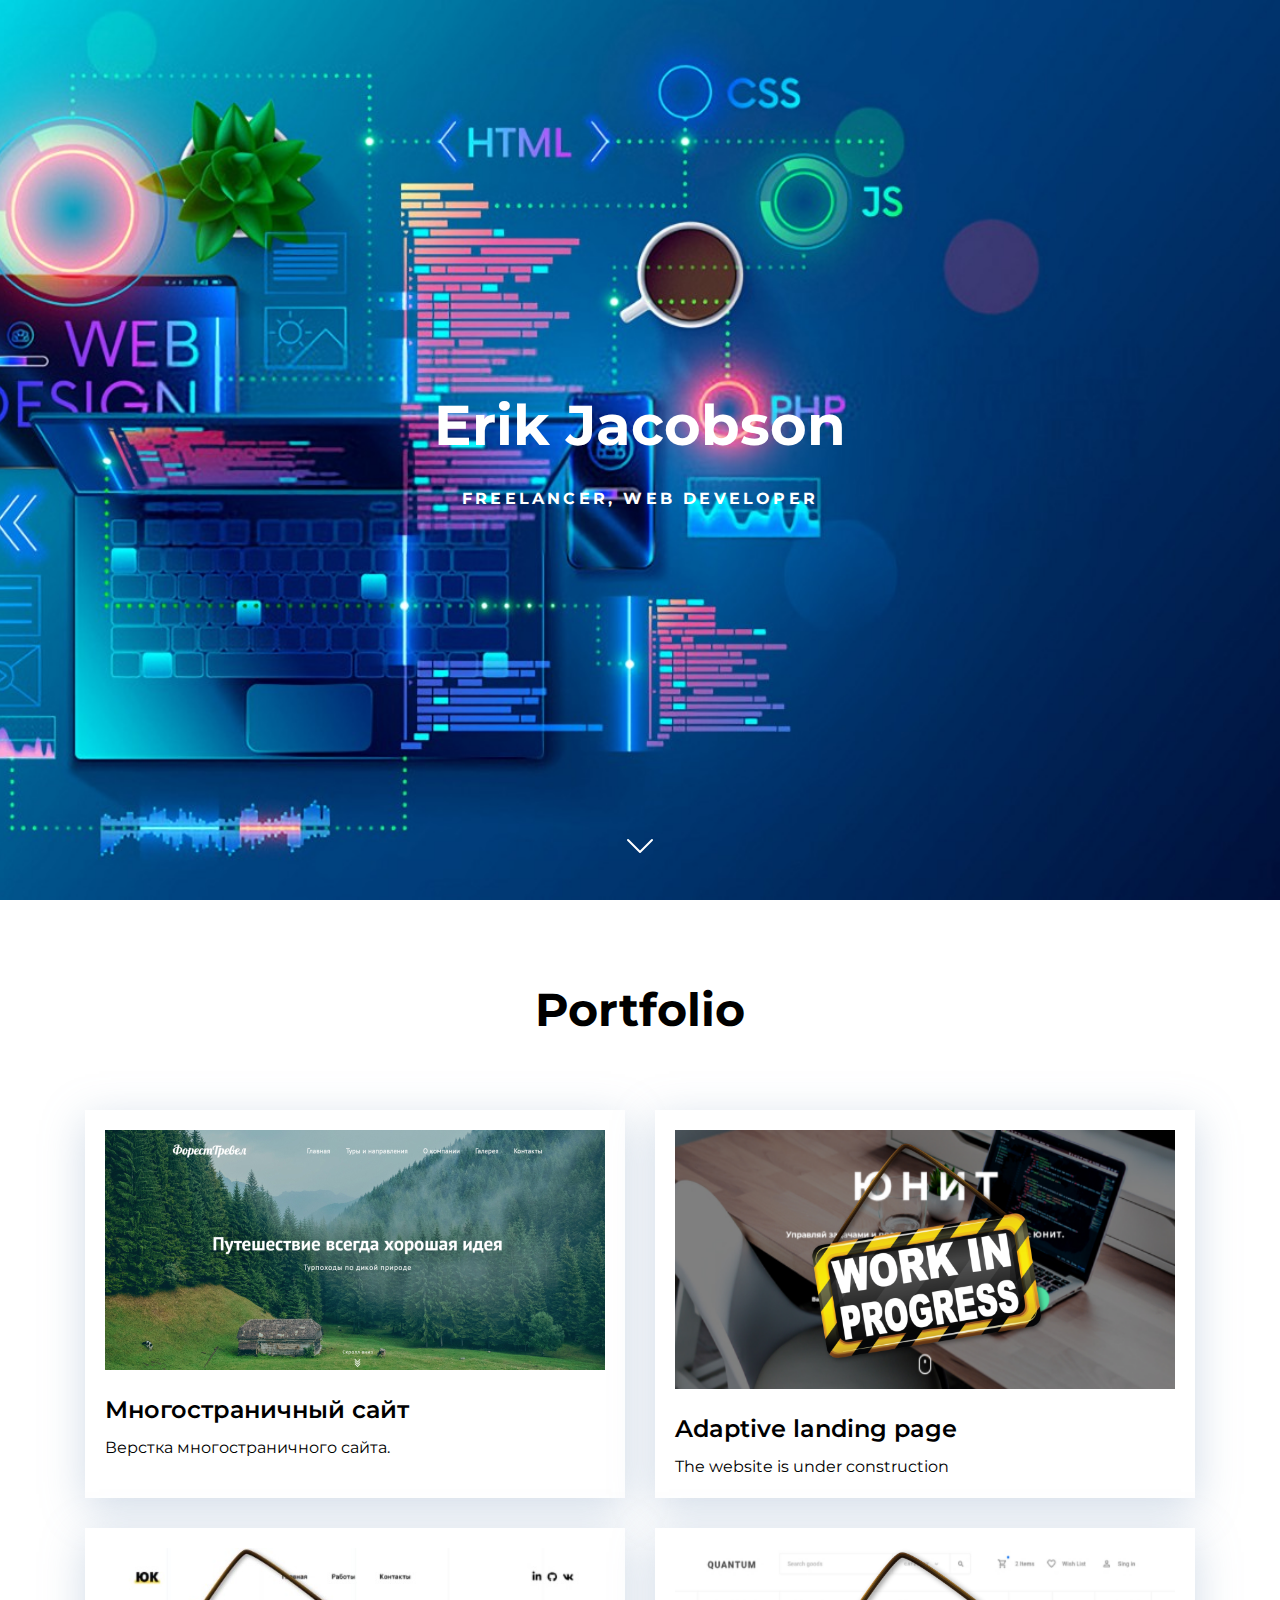
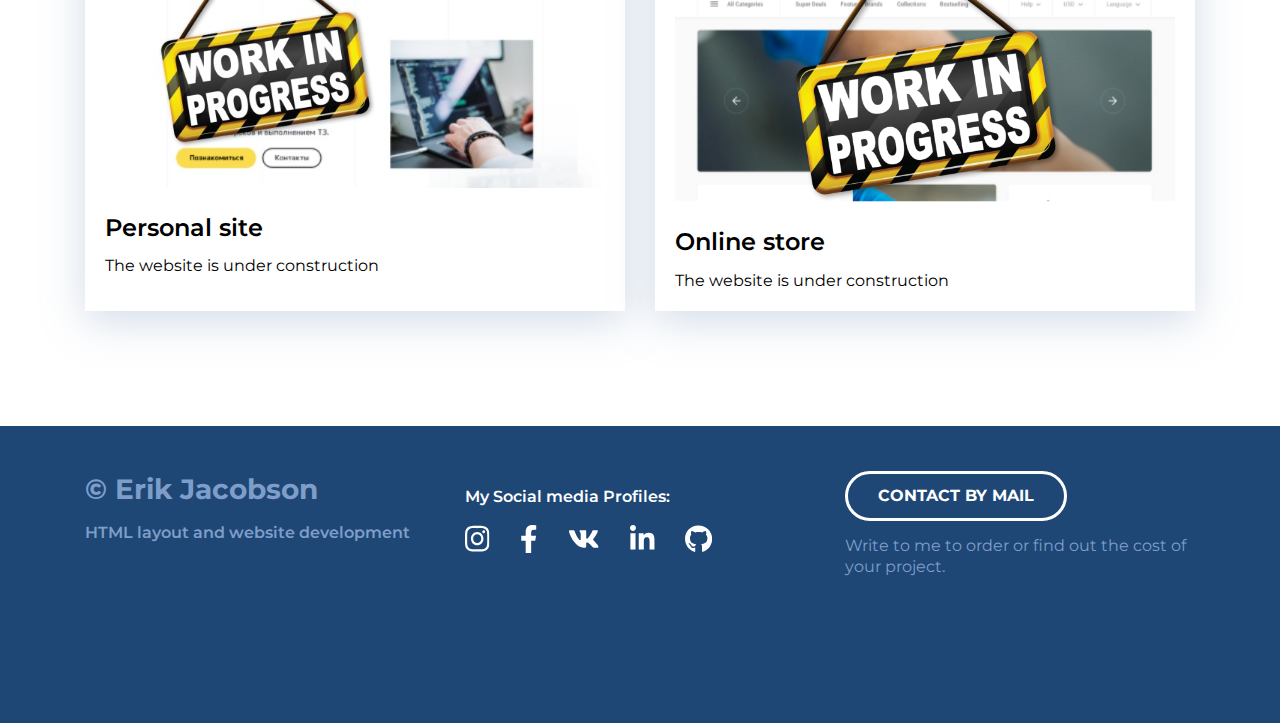
<file: index.html>
<!DOCTYPE html>
<html lang="ru">
<head>
    <meta charset="UTF-8">
    <meta name="viewport" content="width=device-width, initial-scale=1.0">
    <title>portfolio website</title>
    <link rel="stylesheet" href="./css/main.css">
    <link rel="stylesheet" href="./css/media.css">
    <link href="https://fonts.googleapis.com/css2?family=Montserrat:wght@400;600;700&display=swap" rel="stylesheet">
</head>
<body>

    <header class="header" id="header">
        <h1 class="header-title">Erik Jacobson</h1>
        <p class="header-subtitle">freelancer, web developer</p>
        <div class="header-arrow">
            <img src="./img/header/chevron-down.svg" alt="Arrow">
        </div>
    </header>

    <main>
        <section class="portfolio">
            <div class="container">
                <h2 class="portfolio-header">Portfolio</h2>

                <!-- portfolio-cards-wrapper -->
                <div class="portfolio-cards-wrapper">

                    <!-- Card -->
                    <div class="card">
                        <a href="forest-travel.html" class="card-link">
                            <img class="card-img" src="./img/portfolio/forest.jpg" alt="Многостраничный сайт">
                            <h3 class="card-title">Многостраничный сайт</h3>
                            <p>Верстка многостраничного сайта.</p>
                        </a>
                    </div>
                    <!-- // Card -->

                    <!-- Card -->
                    <div class="card">
                        <a href="" class="card-link">
                            <img class="card-img" src="./3.png" alt="Многостраничный сайт">
                            <h3 class="card-title">Adaptive landing page</h3>
                            <p>The website is under construction</p>
                        </a>
                    </div>
                    <!-- // Card -->

                    <!-- Card -->
                    <div class="card">
                        <a href="" class="card-link">
                            <img class="card-img" src="./image153.jpg" alt="Многостраничный сайт">
                            <h3 class="card-title">Personal site </h3>
                            <p>The website is under construction</p>
                        </a>
                    </div>
                    <!-- // Card -->

                    <!-- Card -->
                    <div class="card">
                        <a href="" class="card-link">
                            <img class="card-img" src="./mag.png" alt="Многостраничный сайт">
                            <h3 class="card-title">Online store</h3>
                            <p>The website is under construction</p>
                        </a>
                    </div>
                    <!-- // Card -->

                </div>
                <!-- // portfolio-cards-wrapper -->

            </div>
        </section>
    </main>

    <footer class="footer">
        <div class="container">
            <div class="footer-row">

                <!-- footer-copyright -->
                <div class="footer-copyright footer-col">
                    <div class="footer-copyright-name">© Erik Jacobson</div>
                    <p>HTML layout and website development</p>
                </div>
                <!-- // footer-copyright -->

                <!-- footer-icons -->
                <div class="footer-icons footer-col">
                    <p>My Social media Profiles:</p>
                    <div class="footer-icons-row">
                        <a href="#">
                            <img src="./img/icons/instagram.svg" alt="">
                        </a>
                        <a href="#">
                            <img src="./img/icons/facebook.svg" alt="">
                        </a>
                        <a href="#">
                            <img src="./img/icons/vk.svg" alt="">
                        </a>
                        <a href="#">
                            <img src="./img/icons/linkedin.svg" alt="">
                        </a>
                        <a href="#">
                            <img src="./img/icons/github.svg" alt="">
                        </a>
                    </div>
                </div>
                <!-- // footer-icons -->

                <div class="footer-contacts footer-col">
                    <a href="" class="footer-button">
							contact by mail
                    </a>
                    <p>Write to me to order or find out the cost of your project.</p>
                </div>


            </div>
        </div>
    </footer>

</body>
</html>
</file>
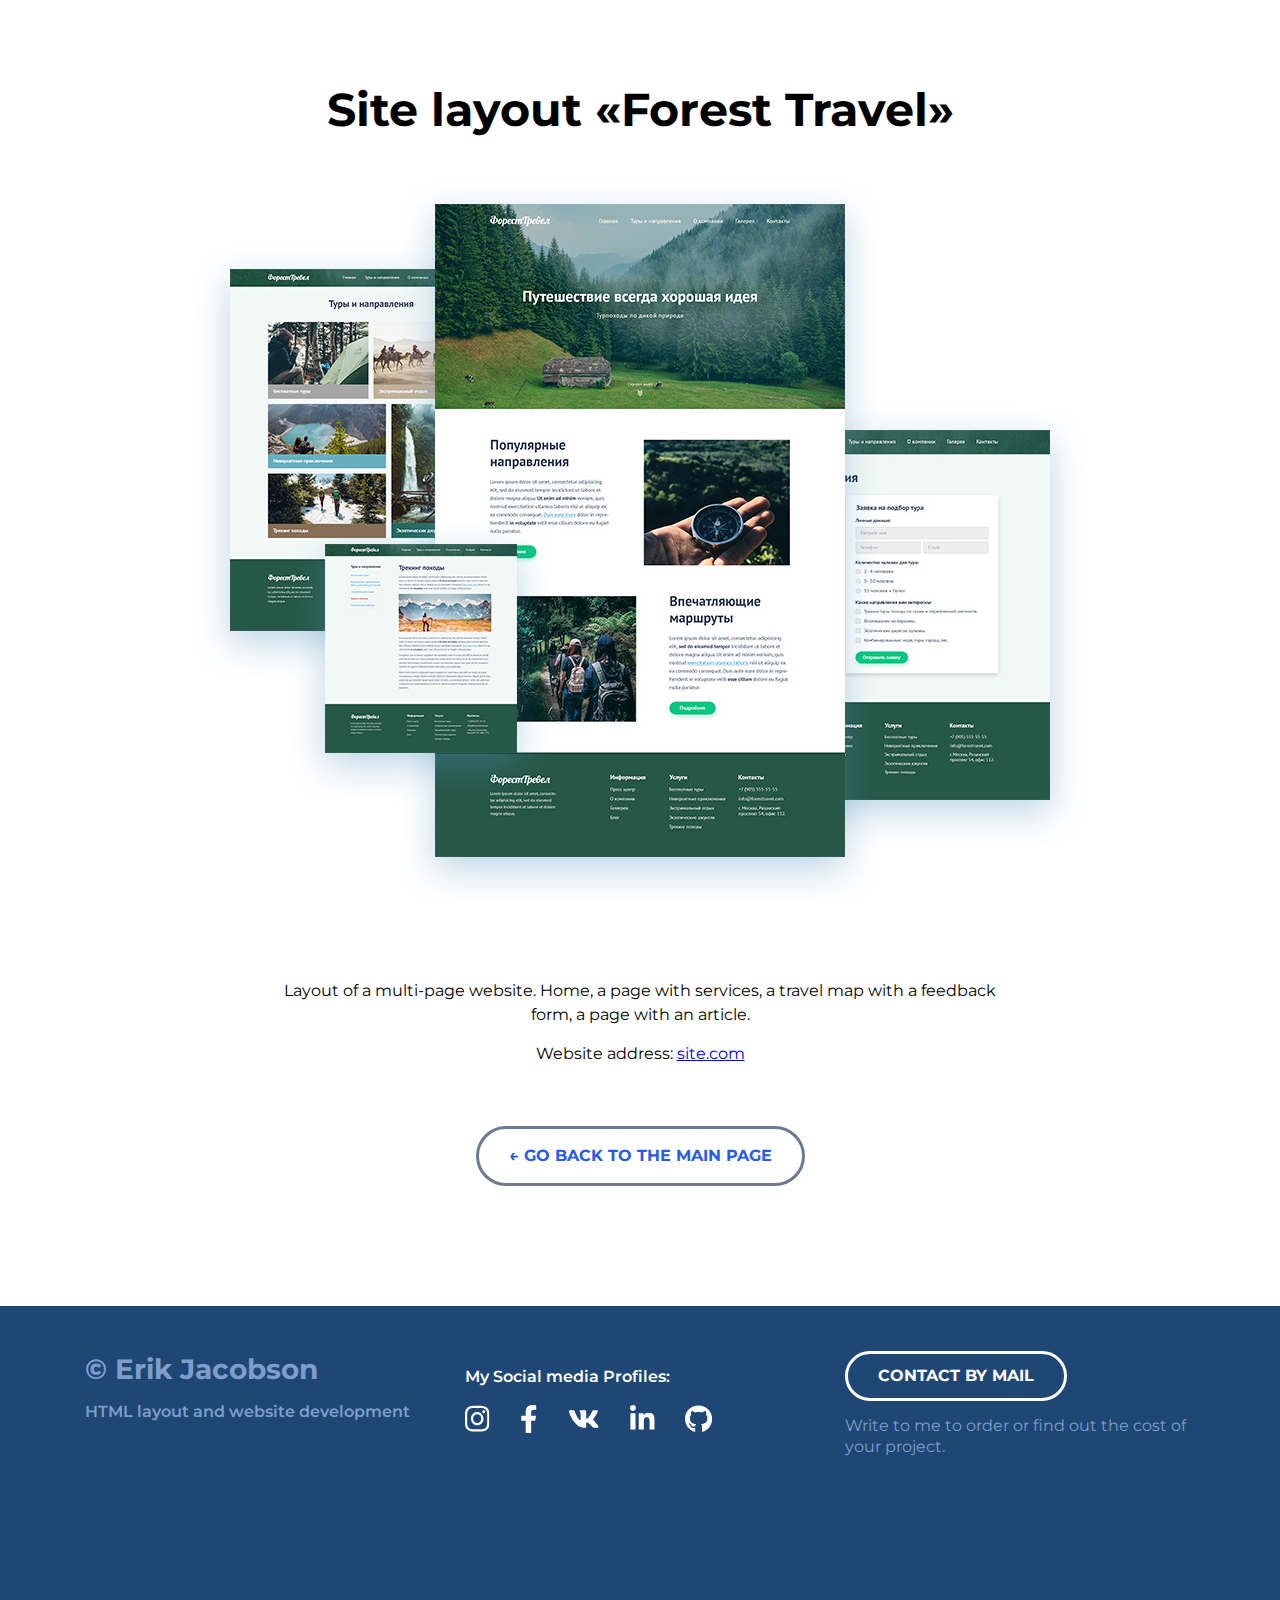
<file: forest-travel.html>
<!DOCTYPE html>
<html lang="ru">
<head>
    <meta charset="UTF-8">
    <meta name="viewport" content="width=device-width, initial-scale=1.0">
    <title>"Forest Travel" Project</title>
    <link rel="stylesheet" href="./css/main.css">
    <link rel="stylesheet" href="./css/media.css">
    <link href="https://fonts.googleapis.com/css2?family=Montserrat:wght@400;600;700&display=swap" rel="stylesheet">
</head>
<body>

    <main>
        <article class="project">
            <div class="container">
                <h1 class="project-header">Site layout «Forest Travel»</h1>
                <div class="project-img">
                    <img src="./img/projects/forest-full.jpg" alt="Верстка сайта «Форест-тревел»">
                </div>
                <div class="project-description">
                    <p>Layout of a multi-page website. Home, a page with services, a travel map with a feedback form, a page with an article.</p>
                    <p>Website address: <a href="#">site.com</a></p>
                </div>
                <a href="index.html" class="project-btn-back">← GO BACK TO THE MAIN PAGE</a>
            </div>
        </article>
    </main>

    <footer class="footer">
        <div class="container">
            <div class="footer-row">
                
                <!-- footer-copyright -->
                <div class="footer-copyright footer-col">
                    <div class="footer-copyright-name">© Erik Jacobson</div>
                    <p>HTML layout and website development</p>
                </div>
                <!-- // footer-copyright -->
                
                <!-- footer-icons -->
                <div class="footer-icons footer-col">
                    <p>My Social media Profiles:</p>
                    <div class="footer-icons-row">
                        <a href="#">
                            <img src="./img/icons/instagram.svg" alt="">
                        </a>
                        <a href="#">
                            <img src="./img/icons/facebook.svg" alt="">
                        </a>
                        <a href="#">
                            <img src="./img/icons/vk.svg" alt="">
                        </a>
                        <a href="#">
                            <img src="./img/icons/linkedin.svg" alt="">
                        </a>
                        <a href="#">
                            <img src="./img/icons/github.svg" alt="">
                        </a>
                    </div>
                </div>
                <!-- // footer-icons -->

                <div class="footer-contacts footer-col">
                    <a href="" class="footer-button">
							contact by mail
                    </a>
                    <p>Write to me to order or find out the cost of your project.</p>
                </div>


            </div>
        </div>
    </footer>
    
</body>
</html>
</file>
<file: css/main.css>
* {
    box-sizing: border-box;
}

html {
    scroll-behavior: smooth;
}

body {
    margin: 0;
    font-family: 'Montserrat', sans-serif;
    color: #000000;
}

img {
    max-width: 100%;
}

.container {
    max-width: 1140px;
    margin-left: auto;
    margin-right: auto;
    padding-left: 15px;
    padding-right: 15px;
}

.none {
    display: none !important;
}

/* Header */

.header {
    position: relative;
    /* Определяем модель flex-box для блока .header */
    display: flex;
    flex-direction: column; /* Выстраиваем flex-элементы в колонку, основная ось - Y */
    justify-content: center; /* Выравнивание по основной оси */
    align-items: center; /* Выравнивание по поперечной оси */

    width: 100%;
    height: 100vh;

    background-color: #556983;
    background-image: url("./../23.jpeg");
    background-size: cover;
    background-position: center;
}

.header-title {
    margin: 0;
    margin-bottom: 25px;
    font-weight: 700;
    font-size: 56px;
    line-height: 130%;
    text-align: center;
    color: #FFFFFF;
}

.header-subtitle {
    margin: 0;
    font-weight: bold;
    font-size: 16px;
    line-height: 150%;
    text-align: center;
    letter-spacing: 0.2em;
    text-transform: uppercase;
    color: #FFFFFF;
}

.header-arrow {
    width: 48px;
    height: 48px;

    position: absolute;
    bottom: 30px;
    left: 50%;
    transform: translate(-50%, 0);
}

/* Portfolio */

.portfolio {
    padding-top: 80px;
    padding-bottom: 115px;
}

.portfolio-header {
    margin: 0;
    margin-bottom: 70px;
    font-weight: 700;
    font-size: 46px;
    line-height: 130%;
    text-align: center;
    color: #000000;
}

.portfolio-cards-wrapper {
    display: flex;
    flex-wrap: wrap;
    justify-content: space-between;
}

.card {
    margin-bottom: 30px;
    max-width: 540px;
    background-color: white;
    box-shadow: 0px 10px 40px rgba(126, 155, 189, 0.35);
    transition: transform 0.2s ease-in;
}

.card:hover {
    transform: translateY(-15px);
}

.card-link {
    display: block;
    padding: 20px;
    color: black;
    text-decoration: none;
    transition: color 0.2s ease-in;
}

.card-link:hover {
    color: rgb(39, 91, 236);
}

.card:last-child, .card:nth-last-child(2) {
    margin-bottom: 0;
}

.card-img {
    margin-bottom: 20px;
}

.card-title {
    margin: 0;
    margin-bottom: 13px;
    font-weight: 600;
    font-size: 24px;
    line-height: 130%;
}

.card p {
    margin: 0;
    font-size: 16px;
    line-height: 130%;
}

/* Footer */

.footer {
    padding-top: 45px;
    padding-bottom: 130px;
    background: #1E4776;
    color: white;
}

.footer-row {
    display: flex;
    flex-direction: row;
    justify-content: space-between;
}

.footer-col {
    max-width: 350px;
    flex-grow: 1;
}

.footer-copyright {
    color: #7E9EC9;
    line-height: 1.3;
}

.footer-copyright-name {
    font-weight: 700;
    font-size: 28px;
    margin-bottom: 15px;
}

.footer-copyright p {
    margin: 0;
    margin-bottom: 15px;
    font-size: 16px;
    font-weight: 600;
}

.footer-icons p {
    font-weight: 600;
    font-size: 16px;
    line-height: 1.3;
}

.footer-icons-row {
    display: flex;
    align-items: center;
}

.footer-icons-row > * + * {
    margin-left: 30px;
}

.footer-button {
    display: inline-block;
    height: 50px;
    padding-left: 30px;
    padding-right: 30px;

    border: 3px solid #FFFFFF;
    border-radius: 50px;

    color: white;
    font-weight: 700;
    font-size: 16px;
    line-height: 44px;
    text-transform: uppercase;
    text-decoration: none;

    transition: all 0.2s ease-in;
}

.footer-button:hover {
    background-color: white;
    color: #1E4776;
}

.footer-contacts p {
    margin: 15px 0;
    font-size: 16px;
    line-height: 1.3;
    color: #7E9EC9;
}

/* Project */

.project {
    padding: 80px 0 120px 0;
    text-align: center;
}

.project-header {
    margin: 0;
    margin-bottom: 40px;
    font-weight: bold;
    font-size: 46px;
    line-height: 1.3;
}

.project-img {
    margin-bottom: 70px;
}

.project-description {
    margin: 0 auto 60px;
    max-width: 730px;
}

.project-description p {
    margin-top: 0;
    margin-bottom: 15px;
    font-size: 16px;
    line-height: 1.5;
}

.project-btn-back {
    display: inline-block;
    height: 60px;
    padding-left: 30px;
    padding-right: 30px;

    border: 3px solid #6f7994;
    border-radius: 50px;

    color: #275BEC;
    font-weight: 700;
    font-size: 16px;
    line-height: 54px;
    text-transform: uppercase;
    text-decoration: none;

    transition: all 0.2s ease-in;
}

.project-btn-back:hover {
    background-color: #275BEC;
    color: white;
}
</file>
<file: css/media.css>
/* Медиа запрос: для экранов с шириной ДО 1140px */
@media (max-width: 1140px) {
    .card {
        width: calc(50% - 15px);
    }

    .footer {
        padding-top: 40px;
        padding-bottom: 60px;
    }

    .footer-row {
        flex-direction: column-reverse;
        align-items: center;
        text-align: center;
    }

    .footer-col {
        margin-bottom: 50px;
    }

    .footer-col:first-child {
        margin-bottom: 0;
    }


}

/* Медиа запрос: для экранов с шириной ДО 760px */
@media (max-width: 760px) {
    .header-title {
        font-size: 32px;
    }

    .header-subtitle {
        font-size: 14px;
    }

    .portfolio {
        padding-top: 40px;
        padding-bottom: 60px;
    }

    .portfolio-header {
        font-size: 32px;
        margin-bottom: 30px;
    }

    .portfolio-cards-wrapper {
        justify-content: center;
    }

    .card {
        max-width: 530px;
        width: 100%;
    }

    .card:nth-last-child(2) {
        margin-bottom: 30px;
    }

    .card-link {
        padding: 15px;
    }

    .card-img {
        margin-bottom: 10px;
    }

    .card-title {
        font-size: 18px;
        margin-bottom: 10px;
    }

    .card p {
        font-size: 14px;
    }

    .footer-copyright-name {
        font-size: 18px;
        margin-bottom: 5px;
    }

    .footer-copyright p {
        font-size: 14px;
    }

    .footer-icons p {
        font-size: 14px;
    }

    .footer-contacts p {
        font-size: 14px;
        margin: 0;
        margin-top: 15px;
    }

    /* Дополнительный фикс. которого не было в видео */
    .footer-button {
        padding-left: 15px;
        padding-right: 15px;
    }

    .project {
        padding: 40px 0 60px;
    }

    .project-header {
        font-size: 28px;
        margin-bottom: 30px;
    }

    .project-img {
        margin-bottom: 20px;
    }

    .project-description {
        margin-bottom: 50px;
    }

    .project-btn-back {
        padding: 0 10px;
        width: 100%;
        max-width: 320px;
    }
}
</file>
